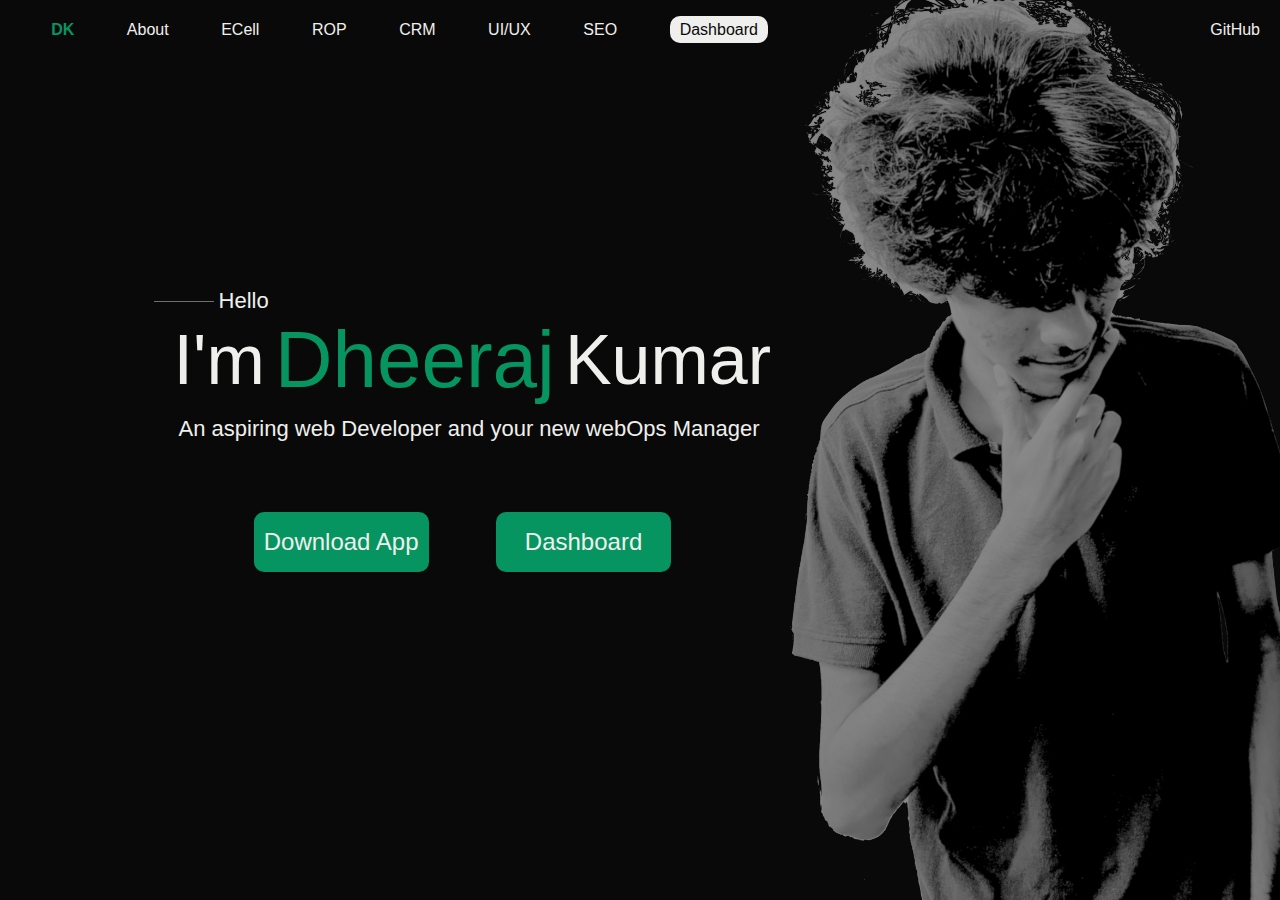
<file: Index.html>
<!DOCTYPE html>
<html lang="en">
  <head>
    <meta charset="UTF-8" />
    <meta http-equiv="X-UA-Compatible" content="IE=edge" />
    <meta name="viewport" content="width=device-width, initial-scale=1.0" />
    <title>ECell App</title>
    <link rel="stylesheet" href="Style.css" />
  </head>
  <body>
    <div class="landing-page">
      <div class="nav-bar">
        <ul class="nav-items">
          <li><a href="" id="logo">DK</a></li>
          <li><a href="">About</a></li>
          <li><a href="">ECell</a></li>
          <li><a href="">ROP</a></li>
          <li><a href="">CRM</a></li>
          <li><a href="">UI/UX</a></li>
          <li><a href="">SEO</a></li>
          <li>
            <a href="dashboard.html" id="dashboard">Dashboard</a>
          </li>
        </ul>
        <a href="https://github.com/DK-GitHub-DK" id="github" target="_blank"
          >GitHub</a
        >
      </div>
      <div class="image">
        <img src="/Images/Portfolio2.png" alt="" />
      </div>
      <div class="main-content">
        <p class="hello">
          <span class="line"> </span>
          Hello
        </p>
        <p class="name">I'm<span class="first-name">Dheeraj</span>Kumar</p>
        <p class="intro">
          An aspiring web Developer and your new webOps Manager
        </p>
        <div class="CTA">
          <span class="button"
            ><a href="EcellApp.pdf" target="_blank">Download App</a></span
          >
          <span class="button"><a href="dashboard.html">Dashboard</a></span>
        </div>
      </div>
    </div>
  </body>
</html>
</file>
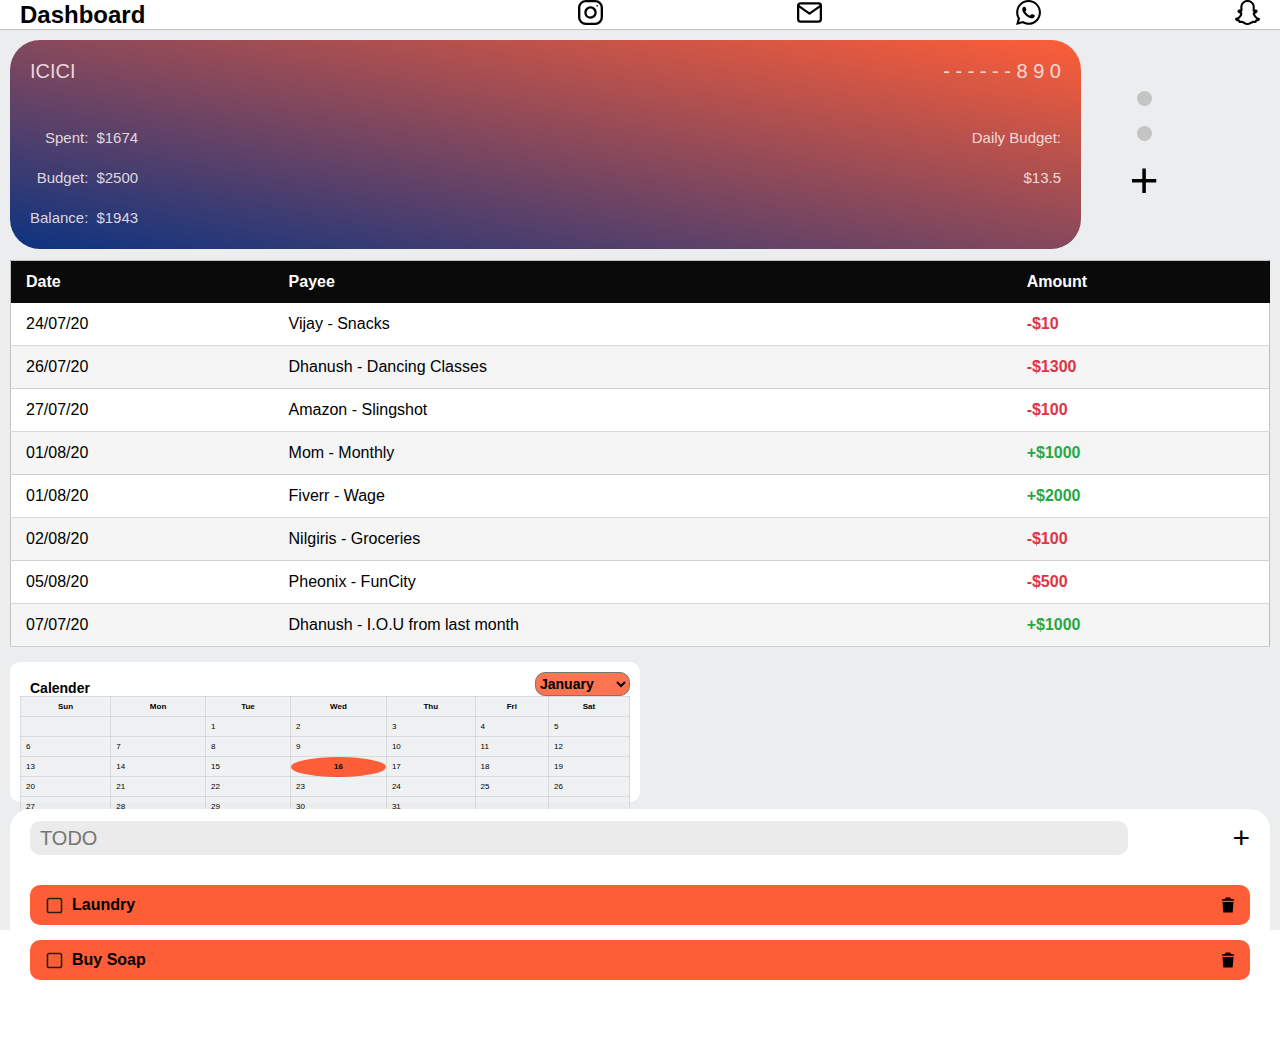
<file: dashboard.html>
<!DOCTYPE html>
<html lang="en">
  <head>
    <meta charset="UTF-8" />
    <meta http-equiv="X-UA-Compatible" content="IE=edge" />
    <meta name="viewport" content="width=device-width, initial-scale=1.0" />
    <title>Dashboard</title>
    <link rel="stylesheet" href="dashboardStyles.css" />
    <link
      rel="stylesheet"
      href="https://cdnjs.cloudflare.com/ajax/libs/font-awesome/6.1.1/css/all.min.css"
      integrity="sha512-KfkfwYDsLkIlwQp6LFnl8zNdLGxu9YAA1QvwINks4PhcElQSvqcyVLLD9aMhXd13uQjoXtEKNosOWaZqXgel0g=="
      crossorigin="anonymous"
      referrerpolicy="no-referrer"
    />
  </head>
  <body>
    <div class="container">
      <div class="navbar">
        <div class="image"><img src="Images/IMG_0223.JPG" alt="" /></div>
        <div class="widgets">
          <a href="">Wallet</a>
          <a href="">Transactions</a>
          <a href="">Calender</a>
          <a href="">Todo</a>
        </div>
        <a href="Index.html">Back</a>
      </div>
      <div class="main-content-header">
        <div class="header">
          <div class="Dashboard-text">Dashboard</div>
          <div class="icons">
            <a href=""><img src="Images/instagram.svg" alt="" /></a>
            <a href=""><img src="Images/mail (1).svg" alt="" /></a>
            <a href=""><img src="Images/whatsapp.svg" alt="" /></a>
            <a href=""><img src="Images/snapchat (1).svg" alt="" /></a>
          </div>
        </div>
        <div class="main-content">
          <div class="card-budget">
            <div class="card-slider-budget">
              <div class="card-slider">
                <div class="card">
                  <div class="bank-details">
                    <p>ICICI</p>
                    <p>- - - - - - 8 9 0</p>
                  </div>
                  <div class="money-details">
                    <div class="label">
                      <p>Spent:</p>
                      <br />
                      <p>Budget:</p>
                      <br />
                      <p>Balance:</p>
                    </div>
                    <div class="money">
                      <p>$1674</p>
                      <br />
                      <p>$2500</p>
                      <br />
                      <p>$1943</p>
                    </div>
                    <div class="daily-budget">
                      <p>Daily Budget:</p>
                      <br />
                      <p>$13.5</p>
                    </div>
                  </div>
                </div>
                <div class="slider">
                  <div class="circle circle-unactive"></div>
                  <div class="circle"></div>
                  <div class="plus">+</div>
                </div>
              </div>
            </div>
            <div class="budget">
              <table>
                <thead>
                  <tr>
                    <th>Date</th>
                    <th>Payee</th>
                    <th>Amount</th>
                  </tr>
                </thead>
                <tbody>
                  <tr>
                    <td>24/07/20</td>
                    <td>Vijay - Snacks</td>
                    <td class="minus">-$10</td>
                  </tr>
                  <tr>
                    <td>26/07/20</td>
                    <td>Dhanush - Dancing Classes</td>
                    <td class="minus">-$1300</td>
                  </tr>
                  <tr>
                    <td>27/07/20</td>
                    <td>Amazon - Slingshot</td>
                    <td class="minus">-$100</td>
                  </tr>
                  <tr>
                    <td>01/08/20</td>
                    <td>Mom - Monthly</td>
                    <td class="plus">+$1000</td>
                  </tr>
                  <tr>
                    <td>01/08/20</td>
                    <td>Fiverr - Wage</td>
                    <td class="plus">+$2000</td>
                  </tr>
                  <tr>
                    <td>02/08/20</td>
                    <td>Nilgiris - Groceries</td>
                    <td class="minus">-$100</td>
                  </tr>
                  <tr>
                    <td>05/08/20</td>
                    <td>Pheonix - FunCity</td>
                    <td class="minus">-$500</td>
                  </tr>
                  <tr>
                    <td>07/07/20</td>
                    <td>Dhanush - I.O.U from last month</td>
                    <td class="plus">+$1000</td>
                  </tr>
                </tbody>
              </table>
            </div>
          </div>
          <div class="calender-todo">
            <div class="calender">
              <div class="heading">
                <p>Calender</p>
                <select name="" id="">
                  <option value="">January</option>
                  <option value="">February</option>
                  <option value="">March</option>
                  <option value="">April</option>
                  <option value="">May</option>
                  <option value="">June</option>
                  <option value="">July</option>
                  <option value="">August</option>
                  <option value="">September</option>
                  <option value="">October</option>
                  <option value="">November</option>
                  <option value="">December</option>
                </select>
              </div>
              <div class="days">
                <table>
                  <thead>
                    <tr>
                      <th>Sun</th>
                      <th>Mon</th>
                      <th>Tue</th>
                      <th>Wed</th>
                      <th>Thu</th>
                      <th>Fri</th>
                      <th>Sat</th>
                    </tr>
                  </thead>
                  <tbody>
                    <tr>
                      <td></td>
                      <td></td>
                      <td>1</td>
                      <td>2</td>
                      <td>3</td>
                      <td>4</td>
                      <td>5</td>
                    </tr>
                    <tr>
                      <td>6</td>
                      <td>7</td>
                      <td>8</td>
                      <td>9</td>
                      <td>10</td>
                      <td>11</td>
                      <td>12</td>
                    </tr>
                    <tr>
                      <td>13</td>
                      <td>14</td>
                      <td>15</td>
                      <td id="today">16</td>
                      <td>17</td>
                      <td>18</td>
                      <td>19</td>
                    </tr>
                    <tr>
                      <td>20</td>
                      <td>21</td>
                      <td>22</td>
                      <td>23</td>
                      <td>24</td>
                      <td>25</td>
                      <td>26</td>
                    </tr>
                    <tr>
                      <td>27</td>
                      <td>28</td>
                      <td>29</td>
                      <td>30</td>
                      <td>31</td>
                      <td></td>
                      <td></td>
                    </tr>
                  </tbody>
                </table>
              </div>
            </div>
            <div class="todo-section">
              <div class="heading">
                <input type="text" placeholder="TODO" />
                <p class="plus">+</p>
              </div>
              <div class="todo-container">
                <div class="todo">
                  <img src="Images/checkbox.svg" alt="" class="checkbox" />
                  <p>Laundry</p>
                  <img src="Images/trash.svg" alt="" />
                </div>
                <div class="todo">
                  <img src="Images/checkbox.svg" alt="" class="checkbox" />
                  <p>Buy Soap</p>
                  <img src="Images/trash.svg" alt="" />
                </div>
              </div>
            </div>
          </div>
        </div>
      </div>
    </div>
  </body>
</html>
</file>
<file: Style.css>
* {
  margin: 0;
  padding: 0;
  box-sizing: border-box;
  font-family: Arial, Helvetica, sans-serif;
}
.landing-page {
  background-color: #0a0909;
  position: absolute;
  width: 100%;
  height: 100vh;
}
.nav-bar {
  /* background-color: #0a0909; */
  display: flex;
  align-items: center;
  height: 60px;
}

#logo {
  font-weight: bold;
  color: #069560;
}
a {
  text-decoration: none;
  color: #eff0ed;
}
.nav-items a:hover {
  color: #069560;
}
#dashboard {
  color: #0a0909;
  background-color: #eff0ed;
  padding: 5px 10px 5px 10px;
  border-radius: 10px;
}
#dashboard:hover {
  padding: 7px 12px 7px 12px;
}
.nav-items {
  list-style: none;
  padding-left: 4%;
  display: flex;
  align-items: center;
  justify-content: space-between;
  height: 50px;
  width: 60%;
}

.image {
  position: absolute;
  top: 0%;
  right: 0%;
  height: 100vh;
  width: 40%;
  overflow: hidden;
  z-index: 1;
}
.image img {
  height: 122%;
  width: auto;
  transform: translateX(30%);
  transform: translateY(-18%);
}
.main-content {
  color: #eff0ed;
  position: absolute;
  top: 32%;
  left: 12%;
}
.main-content p {
  display: flex;
  align-items: center;
}
.line {
  display: block;
  background-color: #eff0ed70;
  height: 1px;
  width: 60px;
  margin-right: 5px;
}
.hello {
  font-size: 22px;
}
.name {
  font-size: 70px;
  margin-left: 20px;
}
.first-name {
  color: #069560;
  font-size: 80px;
  padding: 0 10px 0 10px;
}
.intro {
  font-size: 22px;
  margin-top: 10px;
  margin-left: 25px;
}
.CTA {
  display: flex;
  align-items: center;
  justify-content: space-between;
  padding: 0 100px 0 100px;
  width: 100%;
  margin-top: 70px;
}
.CTA .button {
  background-color: #069561;
  font-size: 24px;
  display: flex;
  justify-content: center;
  align-items: center;
  width: 175px;
  height: 60px;
  border-radius: 10px;
}
.CTA .button a:hover {
  color: white;
}

#github {
  position: absolute;
  padding-right: 20px;
  right: 0;
  z-index: 2;
}

#github:hover {
  color: #069560;
}
</file>
<file: dashboardStyles.css>
* {
  margin: 0;
  padding: 0%;
  box-sizing: border-box;
  font-family: Arial, Helvetica, sans-serif;
}
.container {
  display: flex;
}
.navbar {
  height: 100vh;
  width: 100px;
  background-color: #0a0a0a;
  display: flex;
  flex-direction: column;
  align-items: center;
  padding: 15px;
  justify-content: space-between;
}
.navbar .image {
  width: 100%;
  aspect-ratio: 1/1;
  border-radius: 100%;
  background-color: white;
  overflow: hidden;
}
.navbar .image img {
  max-height: 100%;
  max-width: 100%;
}

.navbar .widgets {
  height: 30%;
  display: flex;
  flex-direction: column;
  justify-content: space-around;
  align-items: center;
  margin-top: 50px;
  transform: translateY(-200px);
}
.navbar .widgets a {
  color: rgba(255, 255, 255, 0.726);
}
.navbar .widgets a:hover {
  color: #fe5e37;
}
.navbar a {
  color: rgba(255, 255, 255, 0.726);
}
.navbar a:hover {
  color: white;
}
.main-content-header {
  width: 100%;
  height: 100vh;
  display: flex;
  flex-direction: column;
}

.header {
  background-color: white;
  display: flex;
  justify-content: space-between;
  align-items: center;
  padding: 0 20px 0 20px;
  width: 100%;
  height: 60px;
  border-bottom: 1px rgba(0, 0, 0, 0.246) solid;
}
.header .Dashboard-text {
  font-size: 24px;
  font-weight: bold;
}
.header .icons {
  width: 15%;
  display: flex;
  justify-content: space-between;
}
.header .icons img {
  width: 25px;
  height: 25px;
}
.main-content {
  width: 100%;
  height: 100%;
  display: grid;
  grid-template-columns: 5fr 4fr;
  background-color: #ecedef;
}

.card-budget {
  width: 100%;
  height: 100%;
  padding: 10px;
  display: flex;
  flex-direction: column;
  justify-content: space-between;
}

.card-slider-budget {
  width: 100%;
  height: 38%;
  display: flex;
  /* justify-content: center; */
  align-items: center;
}
.card-slider {
  width: 70%;
  height: 100%;
  display: flex;
}
.card {
  height: 100%;
  width: 85%;
  background-image: linear-gradient(to top right, #0c3380, #fe5e37);
  /* background-image: linear-gradient(to right, #333333, #000000); */
  border-radius: 30px;
  padding: 20px;
  display: flex;
  flex-direction: column;
  justify-content: space-between;
}
.card .bank-details {
  display: flex;
  justify-content: space-between;
}
.card .bank-details p {
  font-size: 35px;
  color: rgba(255, 240, 240, 0.863);
}
.card .money-details {
  display: flex;
  font-size: 20px;
  color: rgba(255, 240, 240, 0.863);
}
.card .money-details .label {
  text-align: right;
  margin-right: 8px;
}
.card .money-details .daily-budget {
  height: 100px;
  width: 100%;
  text-align: right;
}
.card .money-details .daily-budget p {
  padding-right: 5pxç;
}
.slider {
  width: 10%;
  height: 100%;
  display: flex;
  flex-direction: column;
  justify-content: center;
  align-items: center;
}

.slider .circle {
  width: 15px;
  height: 15px;
  background-color: #c4c4c4;
  border-radius: 100%;
  margin: 10px 0 10px 0;
}

.slider .plus {
  font-size: 50px;
  cursor: pointer;
}

.budget {
  width: 100%;
  height: 60%;
}

.calender-todo {
  width: 100%;
  height: 100%;
  display: flex;
  justify-content: space-between;
  flex-direction: column;
  padding: 10px;
}

a {
  text-decoration: none;
}

.budget table {
  background-color: white;
  border-collapse: collapse;
  width: 100%;
  border: 1px solid rgba(0, 0, 0, 0.239);
}
.budget table thead tr {
  background-color: #0a0a0a;
  color: white;
  text-align: left;
}
.budget table th,
.budget table td {
  padding: 12px 15px;
}
.budget table tbody tr {
  border-bottom: 1px solid rgba(0, 0, 0, 0.15);
}
.budget table tbody tr:nth-of-type(even) {
  background-color: whitesmoke;
}
.budget table tbody tr .minus {
  color: #dc3545;
  font-weight: bold;
}
.budget table tbody tr .plus {
  color: #28a745;
  font-weight: bold;
}

.calender {
  width: 50%;
  height: 38%;
  padding: 10px;
  background-color: white;
  border-radius: 10px;
  display: flex;
  flex-direction: column;
  justify-content: space-between;
}
.calender .heading {
  display: flex;
  justify-content: space-between;
}

.calender .heading p {
  font-size: 18px;
  font-weight: bold;
  margin: 8px 0 0 10px;
}
.calender .heading select {
  background-color: #fe5f37df;
  border-radius: 10px;
  padding: 8px;
  font-size: 16px;
  font-weight: bold;
  cursor: pointer;
}

.calender .heading select:focus {
  outline: none;
}

.calender .days table {
  background-color: #ecedefc9;
  border-collapse: collapse;
  width: 100%;
  margin-bottom: 20px;
}
.calender .days table th,
.calender .days table td {
  padding: 5px;
  border: 0.1px solid rgba(0, 0, 0, 0.089);
}
#today {
  font-weight: bold;
  background-color: #fe5e37;
  text-align: center;
  border-radius: 100%;
}

.todo-section {
  width: 100%;
  height: 60%;
  background-color: white;
  padding: 12px 20px;
  border-radius: 20px;
}
.todo-section .heading {
  display: flex;
  justify-content: space-between;
  margin-bottom: 30px;
}
.todo-section .heading input {
  background-color: rgba(235, 235, 235, 0.993);
  width: 90%;
  font-size: 20px;
  padding: 0 10px;
  border-radius: 10px;
  border: none;
  outline: none;
}
.todo-section .plus {
  font-size: 30px;
  cursor: pointer;
}

.todo {
  display: flex;
  align-items: center;
  justify-content: space-between;
  background-color: #fe5e37;
  margin-top: 15px;
  padding: 12px;
  height: 40px;
  border-radius: 10px;
}
.todo .checkbox {
  min-width: 25px;
  min-height: 25px;
}
.todo img {
  max-height: 20px;
  max-width: 20px;
}
.todo p {
  font-weight: bold;
  padding-left: 5px;
  width: 100%;
}

@media only screen and (max-width: 1401px) {
  .navbar {
    display: none;
  }
}
@media only screen and (max-width: 1289px) {
  .main-content {
    display: flex;
    flex-direction: column;
    gap: 2rem;
  }
  .card-slider {
    width: 100%;
    padding-left: 0px;
  }
  .card .bank-details p {
    font-size: 20px;
  }
  .card .money-details p {
    font-size: 15px;
  }
  .header .icons {
    width: 55%;
  }
  .calender-todo {
    margin-top: 20px;
  }
  .calender .heading p {
    font-size: 14px;
  }
  .calender .heading select {
    font-size: 14px;
    padding: 0px;
  }
  .calender .days table {
    font-size: 8px;
  }
}
</file>
